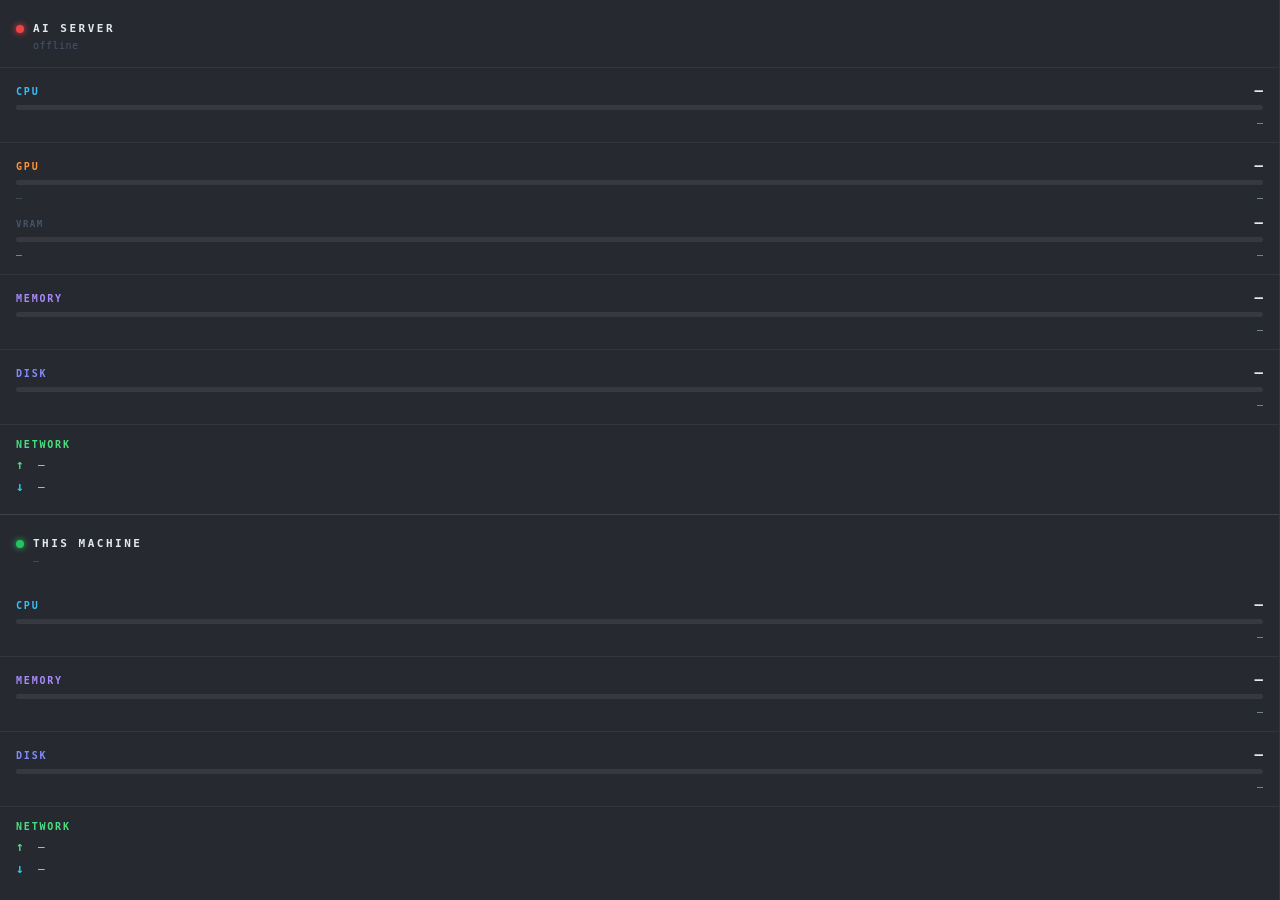
<file: renderer/index.html>
<!DOCTYPE html>
<html lang="en">
<head>
  <meta charset="UTF-8">
  <meta name="viewport" content="width=device-width, initial-scale=1.0">
  <title>AI Monitor</title>
  <link rel="stylesheet" href="style.css">
</head>
<body>
  <div class="monitor">

    <!-- ── Remote server ── -->
    <div class="section header-section">
      <div class="header-row">
        <span class="status-dot" id="status-dot"></span>
        <span class="header-title">AI SERVER</span>
      </div>
      <div class="header-host" id="hostname">connecting...</div>
    </div>

    <div class="divider"></div>

    <div class="section">
      <div class="metric-header">
        <span class="metric-label cpu-color">CPU</span>
        <span class="metric-value" id="cpu-pct">—</span>
      </div>
      <div class="bar-track">
        <div class="bar-fill cpu-fill" id="cpu-bar"></div>
      </div>
      <div class="metric-sub right" id="cpu-temp">—</div>
    </div>

    <div class="divider"></div>

    <div class="section">
      <div class="metric-header">
        <span class="metric-label gpu-color">GPU</span>
        <span class="metric-value" id="gpu-pct">—</span>
      </div>
      <div class="bar-track">
        <div class="bar-fill gpu-fill" id="gpu-bar"></div>
      </div>
      <div class="metric-sub">
        <span id="gpu-name" class="dim">—</span>
        <span id="gpu-temp">—</span>
      </div>
      <div class="metric-header sub-header">
        <span class="metric-label sub-label">VRAM</span>
        <span class="metric-value" id="gpu-vram-pct">—</span>
      </div>
      <div class="bar-track">
        <div class="bar-fill vram-fill" id="vram-bar"></div>
      </div>
      <div class="metric-sub">
        <span id="gpu-vram">—</span>
        <span id="gpu-power">—</span>
      </div>
    </div>

    <div class="divider"></div>

    <div class="section">
      <div class="metric-header">
        <span class="metric-label mem-color">MEMORY</span>
        <span class="metric-value" id="mem-pct">—</span>
      </div>
      <div class="bar-track">
        <div class="bar-fill mem-fill" id="mem-bar"></div>
      </div>
      <div class="metric-sub right" id="mem-usage">—</div>
    </div>

    <div class="divider"></div>

    <div class="section">
      <div class="metric-header">
        <span class="metric-label disk-color">DISK</span>
        <span class="metric-value" id="disk-pct">—</span>
      </div>
      <div class="bar-track">
        <div class="bar-fill disk-fill" id="disk-bar"></div>
      </div>
      <div class="metric-sub right" id="disk-usage">—</div>
    </div>

    <div class="divider"></div>

    <div class="section">
      <div class="metric-label net-color">NETWORK</div>
      <div class="net-row">
        <span class="net-arrow up-color">↑</span>
        <span class="net-value" id="net-up">—</span>
      </div>
      <div class="net-row">
        <span class="net-arrow dn-color">↓</span>
        <span class="net-value" id="net-down">—</span>
      </div>
    </div>

    <!-- ── Local machine ── -->
    <div class="divider section-gap"></div>

    <div class="section header-section">
      <div class="header-row">
        <span class="status-dot online"></span>
        <span class="header-title">THIS MACHINE</span>
      </div>
      <div class="header-host" id="local-hostname">—</div>
    </div>

    <div class="section">
      <div class="metric-header">
        <span class="metric-label cpu-color">CPU</span>
        <span class="metric-value" id="local-cpu-pct">—</span>
      </div>
      <div class="bar-track">
        <div class="bar-fill cpu-fill" id="local-cpu-bar"></div>
      </div>
      <div class="metric-sub right" id="local-cpu-temp">—</div>
    </div>

    <div class="divider"></div>

    <div class="section">
      <div class="metric-header">
        <span class="metric-label mem-color">MEMORY</span>
        <span class="metric-value" id="local-mem-pct">—</span>
      </div>
      <div class="bar-track">
        <div class="bar-fill mem-fill" id="local-mem-bar"></div>
      </div>
      <div class="metric-sub right" id="local-mem-usage">—</div>
    </div>

    <div class="divider"></div>

    <div class="section">
      <div class="metric-header">
        <span class="metric-label disk-color">DISK</span>
        <span class="metric-value" id="local-disk-pct">—</span>
      </div>
      <div class="bar-track">
        <div class="bar-fill disk-fill" id="local-disk-bar"></div>
      </div>
      <div class="metric-sub right" id="local-disk-usage">—</div>
    </div>

    <div class="divider"></div>

    <div class="section">
      <div class="metric-label net-color">NETWORK</div>
      <div class="net-row">
        <span class="net-arrow up-color">↑</span>
        <span class="net-value" id="local-net-up">—</span>
      </div>
      <div class="net-row">
        <span class="net-arrow dn-color">↓</span>
        <span class="net-value" id="local-net-down">—</span>
      </div>
    </div>

  </div>
  <script src="themes.js"></script>
  <script src="renderer.js"></script>
</body>
</html>
</file>
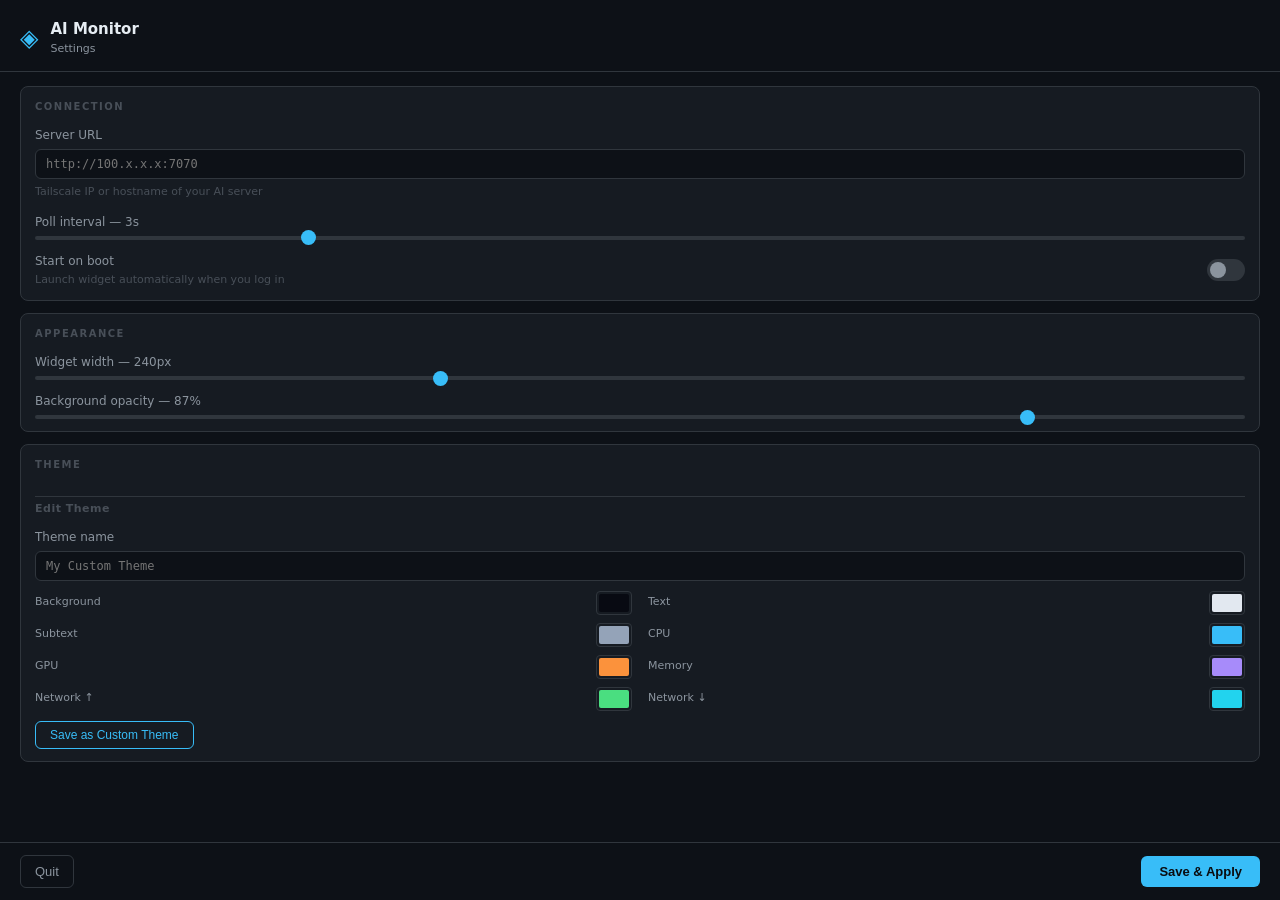
<file: renderer/settings.html>
<!DOCTYPE html>
<html lang="en">
<head>
  <meta charset="UTF-8">
  <title>Settings</title>
  <link rel="stylesheet" href="settings.css">
</head>
<body>
  <div class="page">

    <div class="header">
      <div class="header-icon">◈</div>
      <div>
        <div class="header-title">AI Monitor</div>
        <div class="header-sub">Settings</div>
      </div>
    </div>

    <div class="content">

      <div class="section">
        <div class="section-label">CONNECTION</div>
        <div class="field">
          <label for="serverUrl">Server URL</label>
          <input type="text" id="serverUrl" placeholder="http://100.x.x.x:7070" spellcheck="false">
          <div class="field-hint">Tailscale IP or hostname of your AI server</div>
        </div>
        <div class="field">
          <label for="pollInterval">Poll interval — <span id="pollDisplay">3</span>s</label>
          <input type="range" id="pollInterval" min="1" max="10" step="1" value="3">
        </div>
        <div class="field toggle-field">
          <div>
            <label for="autostart">Start on boot</label>
            <div class="field-hint">Launch widget automatically when you log in</div>
          </div>
          <label class="toggle">
            <input type="checkbox" id="autostart">
            <span class="toggle-slider"></span>
          </label>
        </div>
      </div>

      <div class="section">
        <div class="section-label">APPEARANCE</div>
        <div class="field">
          <label for="width">Widget width — <span id="widthDisplay">240</span>px</label>
          <input type="range" id="width" min="200" max="320" step="10" value="240">
        </div>
        <div class="field">
          <label for="opacity">Background opacity — <span id="opacityDisplay">87</span>%</label>
          <input type="range" id="opacity" min="40" max="97" step="1" value="87">
        </div>
      </div>

      <div class="section">
        <div class="section-label">THEME</div>

        <div id="theme-picker" class="theme-picker"></div>

        <div class="theme-editor">
          <div class="editor-header">
            <span class="editor-title" id="editor-title">Edit Theme</span>
            <button id="deleteThemeBtn" class="btn-icon-danger" style="display:none" title="Delete theme">✕ Delete</button>
          </div>

          <div class="field">
            <label for="theme-name">Theme name</label>
            <input type="text" id="theme-name" placeholder="My Custom Theme">
          </div>

          <div class="color-grid">
            <div class="color-row">
              <label>Background</label>
              <input type="color" id="tc-bg" value="#080a12">
            </div>
            <div class="color-row">
              <label>Text</label>
              <input type="color" id="tc-text" value="#e2e8f0">
            </div>
            <div class="color-row">
              <label>Subtext</label>
              <input type="color" id="tc-subtext" value="#94a3b8">
            </div>
            <div class="color-row">
              <label>CPU</label>
              <input type="color" id="tc-cpu" value="#38bdf8">
            </div>
            <div class="color-row">
              <label>GPU</label>
              <input type="color" id="tc-gpu" value="#fb923c">
            </div>
            <div class="color-row">
              <label>Memory</label>
              <input type="color" id="tc-mem" value="#a78bfa">
            </div>
            <div class="color-row">
              <label>Network ↑</label>
              <input type="color" id="tc-up" value="#4ade80">
            </div>
            <div class="color-row">
              <label>Network ↓</label>
              <input type="color" id="tc-dn" value="#22d3ee">
            </div>
          </div>

          <button id="saveThemeBtn" class="btn-secondary">Save as Custom Theme</button>
        </div>
      </div>

    </div>

    <div class="actions">
      <button id="quitBtn" class="btn-danger">Quit</button>
      <div id="status" class="status"></div>
      <button id="saveBtn" class="btn-primary">Save &amp; Apply</button>
    </div>

  </div>

  <script src="themes.js"></script>
  <script src="settings.js"></script>
</body>
</html>
</file>
<file: renderer/style.css>
:root {
  /* All --bg, --text-1, --text-2, accent vars are set live by renderer.js */
  --bg:         rgba(8, 10, 18, 0.87);
  --divider:    rgba(255, 255, 255, 0.06);
  --bar-track:  rgba(255, 255, 255, 0.08);

  --text-1:  #e2e8f0;
  --text-2:  #94a3b8;
  --text-3:  #475569;

  --cpu:    #38bdf8;
  --gpu:    #fb923c;
  --mem:    #a78bfa;
  --up:     #4ade80;
  --dn:     #22d3ee;
  --online: #22c55e;
  --offline:#ef4444;

  --mono: 'JetBrains Mono', 'Fira Code', 'Cascadia Code', 'SF Mono', ui-monospace, monospace;
}

* { margin: 0; padding: 0; box-sizing: border-box; }

html, body {
  width: 100%;
  height: 100vh;
  background: transparent;
  overflow: hidden;
}

.monitor {
  width: 100%;
  height: 100vh;
  background: var(--bg);
  border-right: 1px solid var(--divider);
  display: flex;
  flex-direction: column;
  font-family: var(--mono);
  /* frosted glass — works when compositor supports it */
  backdrop-filter: blur(16px) saturate(1.4);
  -webkit-backdrop-filter: blur(16px) saturate(1.4);
}

/* ── Divider ── */
.divider {
  height: 1px;
  background: var(--divider);
  flex-shrink: 0;
}

/* ── Sections ── */
.section {
  padding: 14px 16px;
  display: flex;
  flex-direction: column;
  gap: 7px;
}

.header-section {
  padding: 22px 16px 16px;
  gap: 5px;
}

/* ── Header ── */
.header-row {
  display: flex;
  align-items: center;
  gap: 9px;
}

.status-dot {
  width: 8px;
  height: 8px;
  border-radius: 50%;
  background: var(--offline);
  flex-shrink: 0;
  transition: background 0.4s;
  box-shadow: 0 0 6px var(--offline);
}
.status-dot.online {
  background: var(--online);
  box-shadow: 0 0 6px var(--online);
}

.header-title {
  font-size: 11px;
  font-weight: 700;
  letter-spacing: 2.5px;
  color: var(--text-1);
}

.header-host {
  font-size: 10px;
  color: var(--text-3);
  margin-left: 17px;
  letter-spacing: 0.5px;
}

/* ── Metric rows ── */
.metric-header {
  display: flex;
  justify-content: space-between;
  align-items: baseline;
}

.metric-label {
  font-size: 10px;
  font-weight: 700;
  letter-spacing: 1.8px;
}

.metric-value {
  font-size: 14px;
  font-weight: 600;
  color: var(--text-1);
}

.metric-sub {
  font-size: 10px;
  color: var(--text-2);
  display: flex;
  justify-content: space-between;
}
.metric-sub.right { justify-content: flex-end; }

.dim { color: var(--text-3); }

/* ── Progress bars ── */
.bar-track {
  height: 5px;
  background: var(--bar-track);
  border-radius: 3px;
  overflow: hidden;
}

.bar-fill {
  height: 100%;
  width: 0%;
  border-radius: 3px;
  transition: width 0.9s cubic-bezier(0.4, 0, 0.2, 1);
}

.cpu-fill  { background: var(--cpu); box-shadow: 0 0 8px color-mix(in srgb, var(--cpu) 50%, transparent); }
.gpu-fill  { background: var(--gpu); box-shadow: 0 0 8px color-mix(in srgb, var(--gpu) 50%, transparent); }
.mem-fill  { background: var(--mem); box-shadow: 0 0 8px color-mix(in srgb, var(--mem) 50%, transparent); }
.vram-fill { background: color-mix(in srgb, var(--gpu) 60%, var(--mem)); }
.disk-fill { background: var(--disk); box-shadow: 0 0 8px color-mix(in srgb, var(--disk) 50%, transparent); }

/* ── Color classes ── */
.cpu-color  { color: var(--cpu); }
.gpu-color  { color: var(--gpu); }
.mem-color  { color: var(--mem); }
.disk-color { color: var(--disk); }
.net-color  { color: var(--up); }

/* ── Network ── */
.net-row {
  display: flex;
  align-items: center;
  gap: 9px;
}

.net-arrow {
  font-size: 13px;
  font-weight: 700;
  width: 13px;
  flex-shrink: 0;
}

.net-value {
  font-size: 11px;
  color: var(--text-1);
  letter-spacing: 0.3px;
}

.up-color { color: var(--up); }
.dn-color { color: var(--dn); }

/* ── Sub-metric header (VRAM) ── */
.sub-header { margin-top: 4px; }
.sub-label {
  font-size: 9px;
  font-weight: 700;
  letter-spacing: 1.5px;
  color: var(--text-3);
}

/* Extra breathing room between remote and local halves */
.section-gap {
  margin-top: 6px;
  background: color-mix(in srgb, var(--text-1) 12%, transparent);
}

/* ── Footer / settings button ── */
.spacer { flex: 1; }

.footer {
  padding: 10px 12px;
  border-top: 1px solid var(--divider);
  flex-shrink: 0;
}

.settings-btn {
  display: flex;
  align-items: center;
  gap: 7px;
  background: transparent;
  border: 1px solid transparent;
  border-radius: 6px;
  padding: 6px 10px;
  cursor: pointer;
  width: 100%;
  text-align: left;
  transition: background 0.15s, border-color 0.15s, opacity 0.15s;
  opacity: 0.35;
}

.settings-btn:hover {
  background: rgba(255, 255, 255, 0.07);
  border-color: var(--divider);
  opacity: 1;
}

.settings-icon {
  font-size: 14px;
  color: var(--text-2);
}

.settings-label {
  font-family: var(--mono);
  font-size: 10px;
  font-weight: 600;
  letter-spacing: 1.5px;
  color: var(--text-2);
}
</file>
<file: renderer/settings.css>
:root {
  --bg:       #0d1117;
  --surface:  #161b22;
  --surface2: #1c2128;
  --border:   #30363d;
  --text-1:   #e6edf3;
  --text-2:   #8b949e;
  --text-3:   #484f58;
  --accent:   #38bdf8;
  --accent-h: #0ea5e9;
  --danger:   #f85149;
  --success:  #3fb950;
}

* { margin: 0; padding: 0; box-sizing: border-box; }

body {
  background: var(--bg);
  color: var(--text-1);
  font-family: -apple-system, BlinkMacSystemFont, 'Segoe UI', system-ui, sans-serif;
  font-size: 13px;
  line-height: 1.5;
  height: 100vh;
  overflow: hidden;
}

/* ── Layout ── */
.page {
  display: flex;
  flex-direction: column;
  height: 100vh;
}

.header {
  display: flex;
  align-items: center;
  gap: 12px;
  padding: 18px 20px 14px;
  border-bottom: 1px solid var(--border);
  flex-shrink: 0;
}

.content {
  flex: 1;
  overflow-y: auto;
  padding: 14px 20px 10px;
  display: flex;
  flex-direction: column;
  gap: 12px;
}

.content::-webkit-scrollbar { width: 6px; }
.content::-webkit-scrollbar-track { background: transparent; }
.content::-webkit-scrollbar-thumb { background: var(--border); border-radius: 3px; }

.actions {
  display: flex;
  align-items: center;
  gap: 12px;
  padding: 12px 20px;
  border-top: 1px solid var(--border);
  flex-shrink: 0;
}

/* ── Header ── */
.header-icon { font-size: 24px; color: var(--accent); }
.header-title { font-size: 15px; font-weight: 600; }
.header-sub { font-size: 11px; color: var(--text-2); }

/* ── Sections ── */
.section {
  background: var(--surface);
  border: 1px solid var(--border);
  border-radius: 8px;
  padding: 12px 14px;
  display: flex;
  flex-direction: column;
  gap: 12px;
}

.section-label {
  font-size: 10px;
  font-weight: 700;
  letter-spacing: 1.5px;
  color: var(--text-3);
}

/* ── Fields ── */
.field { display: flex; flex-direction: column; gap: 5px; }

label { font-size: 12px; font-weight: 500; color: var(--text-2); }

.field-hint { font-size: 11px; color: var(--text-3); }

input[type="text"] {
  background: var(--bg);
  border: 1px solid var(--border);
  border-radius: 6px;
  color: var(--text-1);
  font-family: 'JetBrains Mono', 'SF Mono', ui-monospace, monospace;
  font-size: 12px;
  padding: 7px 10px;
  outline: none;
  transition: border-color 0.15s;
}
input[type="text"]:focus { border-color: var(--accent); }

/* ── Range sliders ── */
input[type="range"] {
  -webkit-appearance: none;
  width: 100%;
  height: 4px;
  background: var(--border);
  border-radius: 2px;
  outline: none;
  cursor: pointer;
}
input[type="range"]::-webkit-slider-thumb {
  -webkit-appearance: none;
  width: 15px;
  height: 15px;
  border-radius: 50%;
  background: var(--accent);
  cursor: pointer;
}
input[type="range"]::-webkit-slider-thumb:hover { background: var(--accent-h); }

/* ── Theme picker ── */
.theme-picker {
  display: flex;
  flex-wrap: wrap;
  gap: 8px;
}

.theme-card {
  display: flex;
  flex-direction: column;
  align-items: center;
  gap: 5px;
  padding: 8px 10px;
  border: 1px solid var(--border);
  border-radius: 7px;
  cursor: pointer;
  transition: border-color 0.15s, background 0.15s;
  min-width: 64px;
  background: var(--surface2);
}
.theme-card:hover { border-color: var(--text-3); }
.theme-card.selected { border-color: var(--accent); background: rgba(56,189,248,0.08); }

.card-swatches { display: flex; gap: 3px; }
.swatch-dot { width: 9px; height: 9px; border-radius: 50%; }
.card-label { font-size: 10px; color: var(--text-2); white-space: nowrap; }
.theme-card.selected .card-label { color: var(--text-1); }

.new-theme-card {
  border-style: dashed;
  color: var(--text-3);
}
.new-theme-card:hover { border-color: var(--accent); color: var(--accent); }
.new-plus { font-size: 18px; line-height: 1; }

/* ── Theme editor ── */
.theme-editor {
  display: flex;
  flex-direction: column;
  gap: 10px;
  padding-top: 4px;
  border-top: 1px solid var(--border);
}

.editor-header {
  display: flex;
  align-items: center;
  justify-content: space-between;
}

.editor-title {
  font-size: 11px;
  font-weight: 600;
  color: var(--text-3);
  letter-spacing: 0.5px;
}

.color-grid {
  display: grid;
  grid-template-columns: 1fr 1fr;
  gap: 8px 16px;
}

.color-row {
  display: flex;
  align-items: center;
  justify-content: space-between;
  gap: 8px;
}
.color-row label { font-size: 11px; color: var(--text-2); flex: 1; }

input[type="color"] {
  -webkit-appearance: none;
  width: 36px;
  height: 24px;
  border: 1px solid var(--border);
  border-radius: 4px;
  background: none;
  cursor: pointer;
  padding: 2px;
  flex-shrink: 0;
}
input[type="color"]::-webkit-color-swatch-wrapper { padding: 0; }
input[type="color"]::-webkit-color-swatch { border: none; border-radius: 2px; }

/* ── Buttons ── */
.status { font-size: 12px; flex: 1; }
.status.ok  { color: var(--success); }
.status.err { color: var(--danger); }

.btn-primary {
  background: var(--accent);
  color: #0a0c10;
  border: none;
  border-radius: 6px;
  font-size: 13px;
  font-weight: 600;
  padding: 8px 18px;
  cursor: pointer;
  transition: background 0.15s;
  white-space: nowrap;
}
.btn-primary:hover { background: var(--accent-h); }

.btn-secondary {
  background: transparent;
  color: var(--accent);
  border: 1px solid var(--accent);
  border-radius: 6px;
  font-size: 12px;
  font-weight: 500;
  padding: 6px 14px;
  cursor: pointer;
  transition: background 0.15s;
  align-self: flex-start;
}
.btn-secondary:hover { background: rgba(56,189,248,0.1); }

.btn-danger {
  background: transparent;
  color: var(--text-2);
  border: 1px solid var(--border);
  border-radius: 6px;
  font-size: 13px;
  padding: 8px 14px;
  cursor: pointer;
  transition: color 0.15s, border-color 0.15s;
  white-space: nowrap;
}
.btn-danger:hover { color: var(--danger); border-color: var(--danger); }

.btn-icon-danger {
  background: transparent;
  color: var(--text-3);
  border: none;
  font-size: 11px;
  cursor: pointer;
  padding: 2px 6px;
  border-radius: 4px;
  transition: color 0.15s, background 0.15s;
}
.btn-icon-danger:hover { color: var(--danger); background: rgba(248,81,73,0.1); }

/* ── Toggle switch ── */
.toggle-field {
  flex-direction: row;
  align-items: center;
  justify-content: space-between;
  gap: 12px;
}
.toggle-field > div { display: flex; flex-direction: column; gap: 2px; }

.toggle {
  position: relative;
  display: inline-block;
  width: 38px;
  height: 22px;
  flex-shrink: 0;
}
.toggle input { opacity: 0; width: 0; height: 0; position: absolute; }

.toggle-slider {
  position: absolute;
  inset: 0;
  background: var(--border);
  border-radius: 11px;
  cursor: pointer;
  transition: background 0.2s;
}
.toggle-slider::before {
  content: '';
  position: absolute;
  width: 16px;
  height: 16px;
  left: 3px;
  top: 3px;
  background: var(--text-2);
  border-radius: 50%;
  transition: transform 0.2s, background 0.2s;
}
.toggle input:checked + .toggle-slider { background: var(--accent); }
.toggle input:checked + .toggle-slider::before {
  transform: translateX(16px);
  background: #fff;
}
</file>
